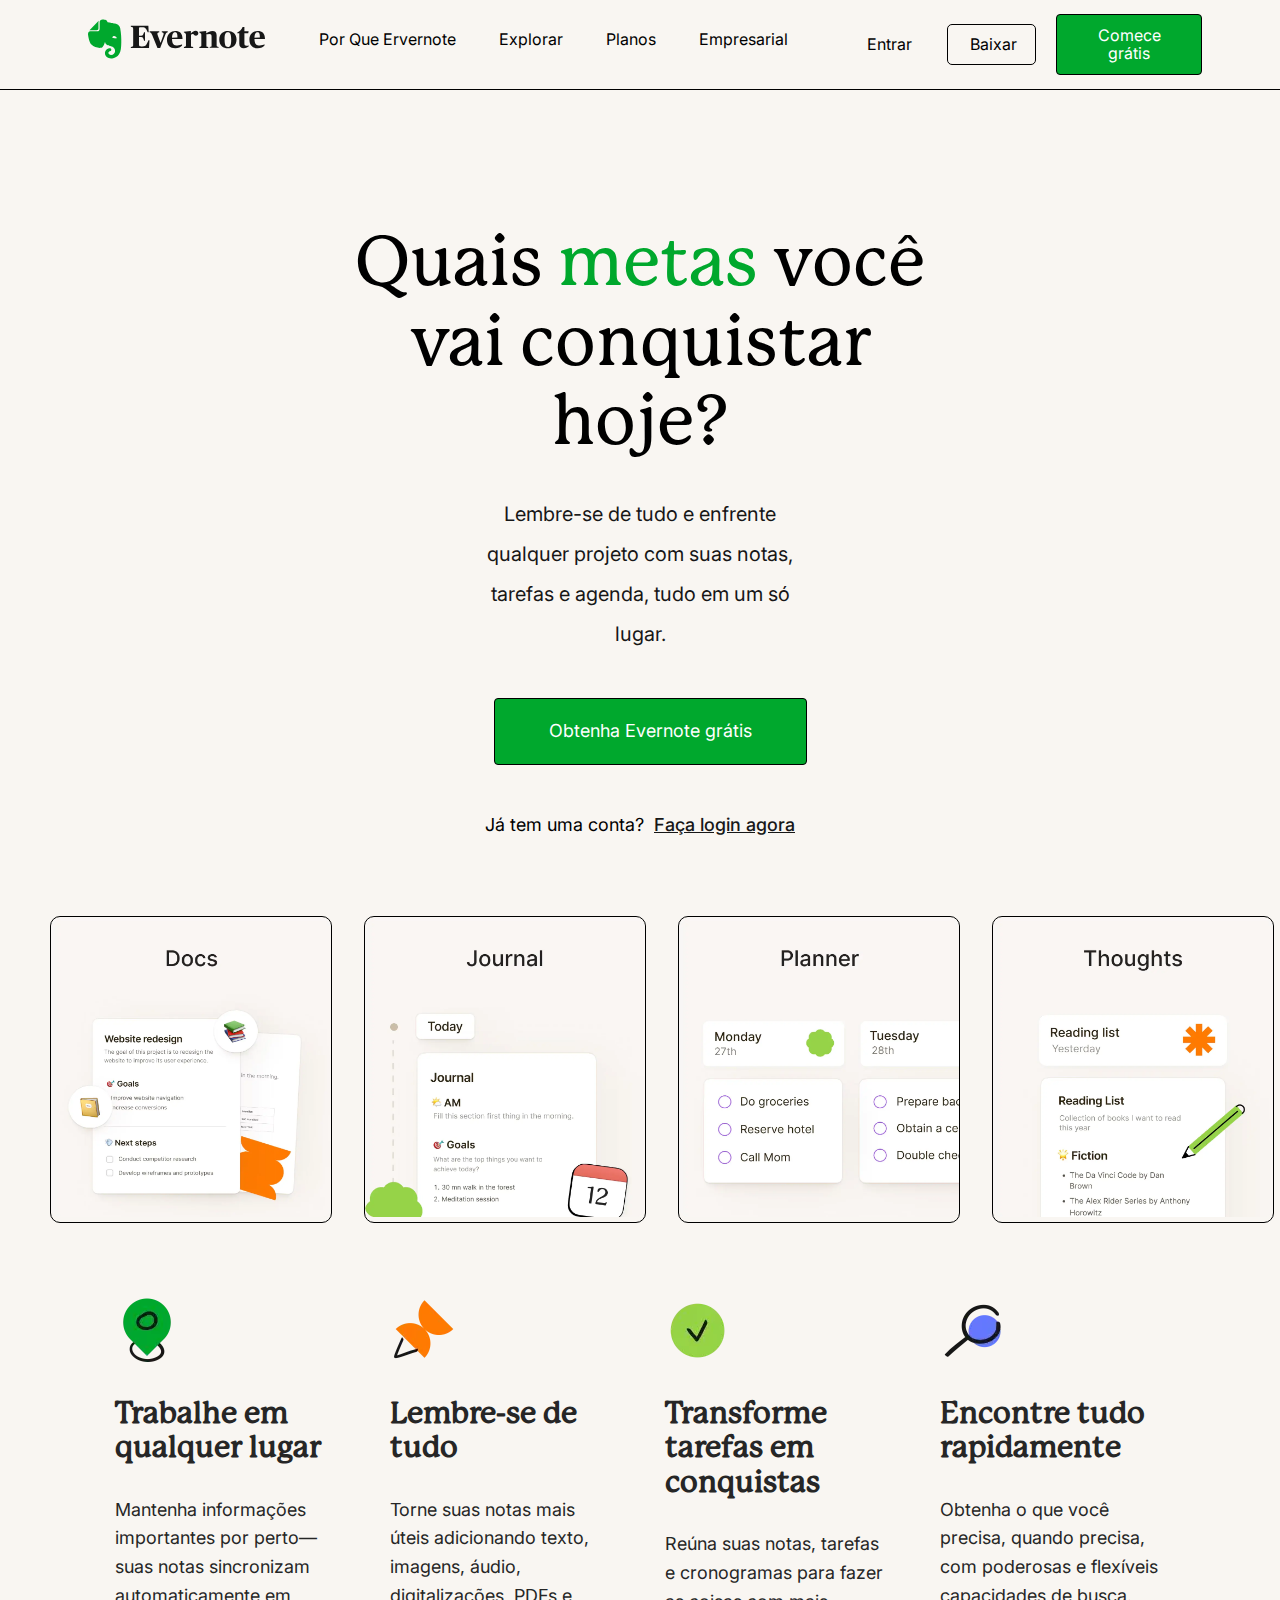
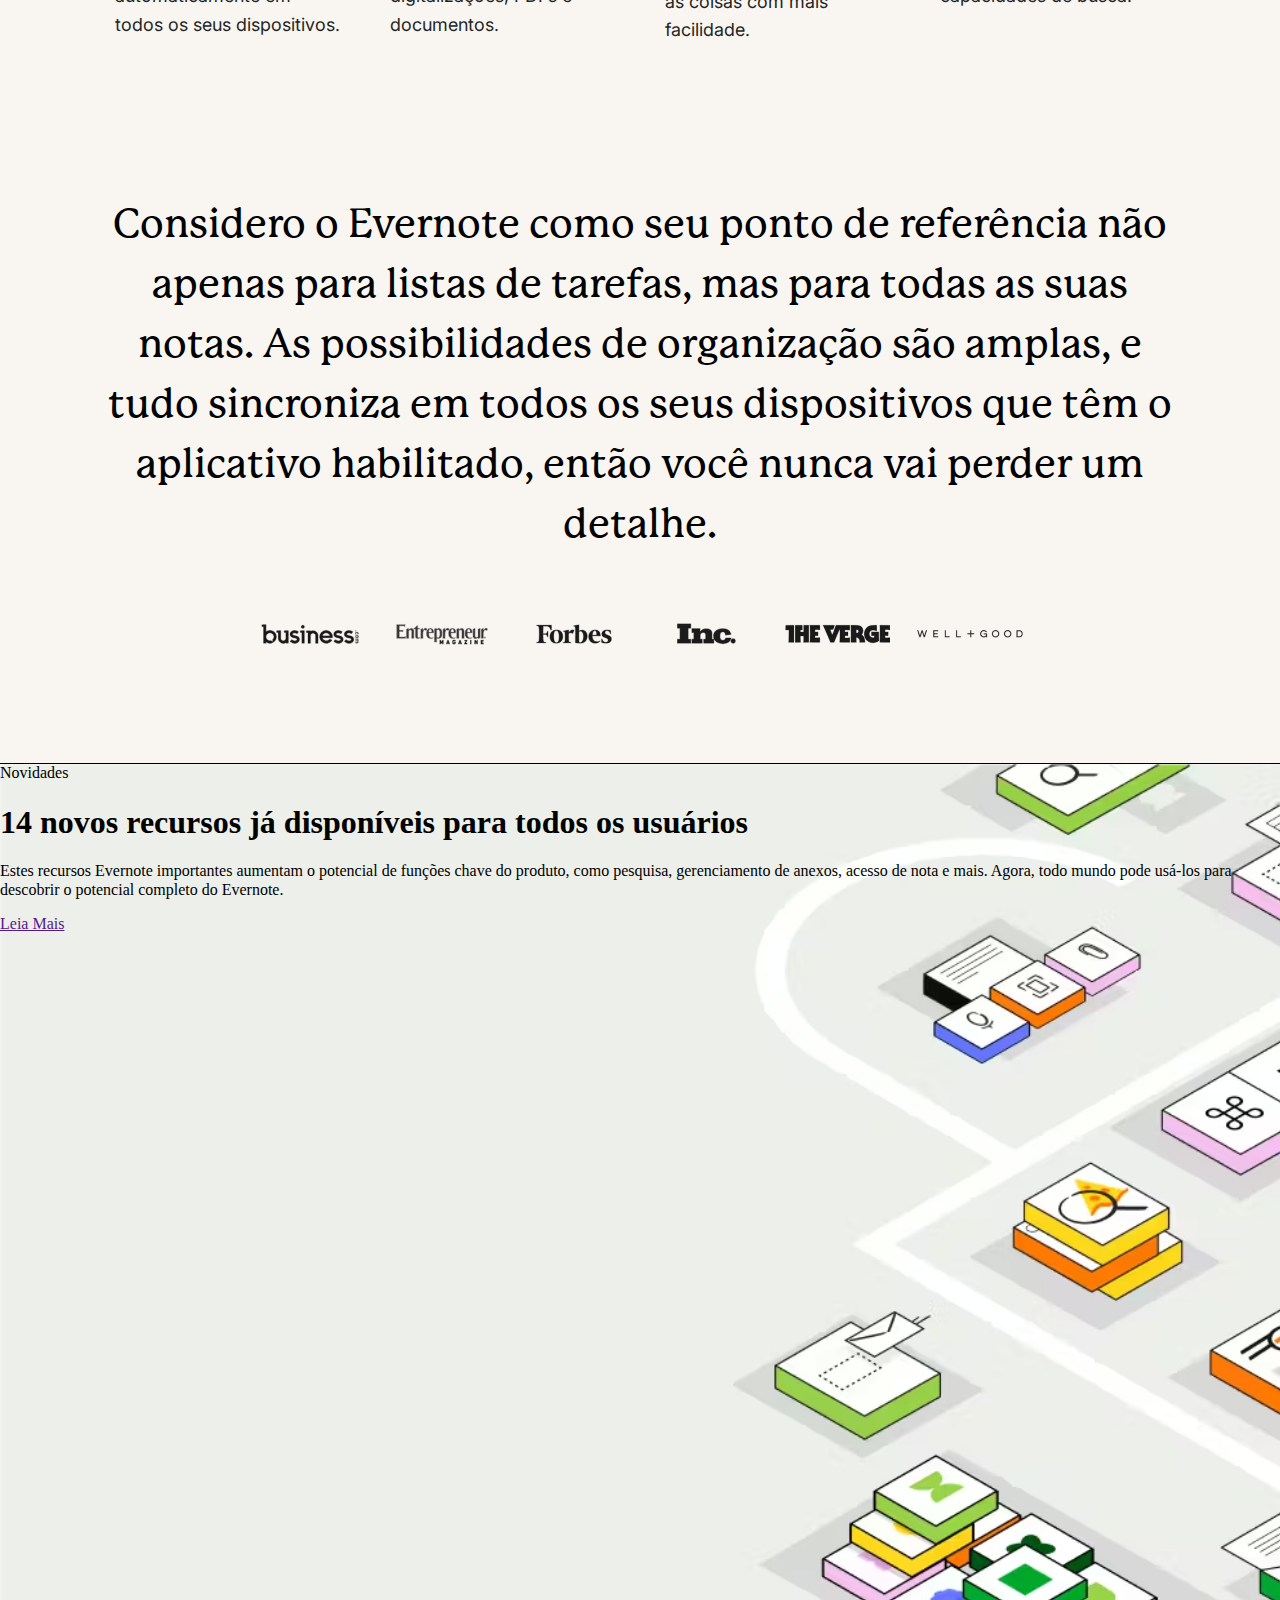
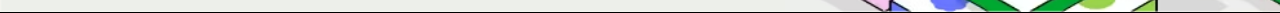
<file: index (Cópia em conflito de DESKTOP-IJSSR5B 2025-04-14).html>
<!DOCTYPE html>
<html lang="pt-br">

<head>
    <meta charset="UTF-8">
    <meta name="viewport" content="width=device-width, initial-scale=1.0">
    <title>Melhor Aplicativo de Anotações</title>
    <link rel="shortcut icon" href="/icons/evernote-icon.svg" type="image/x-icon">
    <link rel="stylesheet" href="/style/nomalize.css">
    <link rel="stylesheet" href="/style/style.css">
</head>

<body>
    <div class="all-content">
        <header class="content-size">
            <div class="all-top">
                <div class="top-nav">
                    <nav class="img-menu">
                        <img src="/icons/evernote-logo.c443c65f.svg" alt="">
                        <ul class="links">
                            <li><a href="">Por Que Ervernote</a></li>
                            <li><a href="">Explorar</a></li>
                            <li><a href="">Planos</a></li>
                            <li><a href="">Empresarial</a></li>
                        </ul>
                    </nav>
                </div>
                <div class="menu-lat">
                    <a href="" class="btne">Entrar</a>
                    <a href="" class="bxt">Baixar</a>
                    <a href="" class="btn">Comece grátis</a>
                </div>
            </div>
        </header>
    </div>
    <section>
        <article class="home_content content-size">
            <h1 class="home_text">Quais <span>metas</span> você vai conquistar hoje?</h1>
            <p class="msn">Lembre-se de tudo e enfrente qualquer projeto com suas notas,<br>
                tarefas e agenda, tudo em um só lugar.</p>

            <a href="" class="btn_home">Obtenha Evernote grátis</a>
            <div class="link_home">
                <p>Já tem uma conta?</p><a href="" class="link_home_end">Faça login agora</a>
            </div>
        </article>
    </section>
    <section class="cards_content ">
        <div class="card">
            <a href=""><img src="/cards/docs.webp" alt=""></a>
        </div>
        <div class="card">
            <a href=""><img src="/cards/journal.webp" alt=""></a>
        </div>
        <div class="card">
            <a href=""><img src="/cards/planner.webp" alt=""></a>
        </div>
        <div class="card">
            <a href=""><img src="/cards/thoughts.webp" alt=""></a>
        </div>
    </section>

    <section class="icons_info">
        <div class="icons_txt">
            <img src="/icons/location.webp" alt="">
            <h3>Trabalhe em qualquer lugar</h3>
            <p>Mantenha informações importantes por perto—suas notas sincronizam automaticamente em todos os seus
                dispositivos.</p>
        </div>
        <div class="icons_txt">
            <img src="/icons/pin.webp" alt="">
            <h3>Lembre-se de tudo</h3>
            <p>Torne suas notas mais úteis adicionando texto, imagens, áudio, digitalizações, PDFs e documentos.</p>
        </div>
        <div class="icons_txt">
            <img src="/icons/check.webp" alt="">
        <h3>Transforme tarefas em conquistas</h3>
        <p>Reúna suas notas, tarefas e cronogramas para fazer as coisas com mais facilidade.</p>
    </div>
    <div class=" icons_txt">
            <img src="/icons/search.webp" alt="">
            <h3>Encontre tudo rapidamente</h3>
            <p>Obtenha o que você precisa, quando precisa, com poderosas e flexíveis capacidades de busca.</p>
        </div>
    </section>

    <section class="depoiment_content">
        <div class="dep_txt">
            <p>Considero o Evernote como seu ponto de referência não apenas para listas de tarefas, mas para todas as suas notas. As possibilidades de organização são amplas, e tudo sincroniza em todos os seus dispositivos que têm o aplicativo habilitado, então você nunca vai perder um detalhe.</p>
        </div>
        <div class="dep_logo">
            <img src="/logos/business-com.webp" alt="">
            <img src="/logos/entrepreneur-magazine.webp" alt="">
            <img src="/logos/forbes.webp" alt="">
            <img src="/logos/inc.webp" alt="">
            <img src="/logos/the-verge.webp" alt="">
            <img src="/logos/well-good.webp" alt="">
        </div>
    </section>
   <section class="new_content">
        <div class="new_article">
            
            <span>Novidades</span>
                <h1>14 novos recursos já disponíveis para todos os usuários</h1>
                <p>Estes recursos Evernote importantes aumentam o potencial de funções chave do produto, como pesquisa, gerenciamento de anexos, acesso de nota e mais. Agora, todo mundo pode usá-los para descobrir o potencial completo do Evernote.</p>
                <a href="">Leia Mais</a>
        </div>

   </section>
</body>

</html>
</file>
<file: style/style.css>
@import url('https://fonts.googleapis.com/css2?family=IBM+Plex+Serif:ital,wght@0,100;0,200;0,300;0,400;0,500;0,600;0,700;1,100;1,200;1,300;1,400;1,500;1,600;1,700&display=swap');
@import url('https://fonts.googleapis.com/css2?family=Inter:ital,opsz,wght@0,14..32,100..900;1,14..32,100..900&display=swap');

/* font-family: "IBM Plex Serif", serif */
/* font-family: "Inter", sans-serif; */
@font-face {
    font-family: 'pmack';
    src: url(/Pmack/P22MackinacPro-Medium_26.otf) format("opentype");

}

* {
    list-style-type: none;
}

:root {
    --bg-color: #f9f6f2;
}

body {
    background-color: var(--bg-color);
}

.all-content {
    border-bottom: 1px solid black;
}

header {
    max-width: 1860px;
    margin: auto;
    padding: 7px 4px;
    /* position: fixed; */
    /* border: 1px solid black; */

}

.content-size {
    max-width: 1860px;
    margin: auto;
    /* border: 2px solid black; */

}

header .all-top {
    display: flex;
    justify-content: space-between;
    width: 90%;
    padding: 7px 10px;
    margin: auto;
    justify-content: space-between;
    box-sizing: border-box;
    font-family: "Inter", sans-serif;
}

header a {
    text-decoration: none;
    width: 100%;
}

header .img-menu {
    display: flex;
    font-family: "Inter", sans-serif;
    align-items: center;
    margin-left: 10px;
}

header .img-menu ul {
    display: flex;
    gap: 15px;
    font-size: 16px;

}

header .img-menu img {
    width: 177px;
    height: 5.4vh;
}

.links li a {
    color: black;
    transition: .3s all;
    padding: 10px 14px;
    box-sizing: border-box;
}

.links li a:hover {
    background-color: white;
    border-radius: 12px;
}

header .menu-lat {
    display: flex;
    justify-content: right;
    align-items: center;
    width: 33%;
    font-size: 16px;
    /* border: 2px solid black; */
}



header .menu-lat .bxt {
    padding: 10px 22px;
    border: 1px solid black;
    border-radius: 5px;
    color: black;
    box-sizing: border-box;
    text-align: center;
    width: 7vw;
    transition: .1s all;
}

header .menu-lat .bxt:hover {
    transform: scale(1.0) translateY(-2px);
    box-shadow: 6px 6px 1px black;
    display: inline-block;
}

.menu-lat .btn {
    width: 11.4vw;
    margin-left: 20px;
    padding: 11px 30px;
    background-color: #00a82d;
    border-radius: 4px;
    border: 1px solid black;
    color: white;
    display: block;
    transition: 0.1s all;
    box-sizing: border-box;
    text-align: center;
}

.menu-lat .btn:hover {
    transform: scale(1.0) translateY(-2px);
    box-shadow: 6px 6px 1px black;
}

.menu-lat .btne {
    /* border: 2px solid black; */
    width: 7vw;
    margin-right: 1vw;
    text-align: center;
    padding: 10px 14px;
    box-sizing: border-box;
    transition: .1s all;
    color: black;
}

.menu-lat .btne:hover {
    background-color: white;
    border-radius: 12px;
}

.home_content {
    display: flex;
    flex-direction: column;
    align-items: center;
    /* border: 2px solid black; */
    margin-top: 7vw;

}

.home_content .home_text {
    font-family: 'pmack';
    font-size: 4.3rem;
    max-width: 45vw;
    text-align: center;
    font-weight: 100;
    /* border: 2px solid black; */
    margin-bottom: 0.7rem;
}

.home_content .home_text span {
    color: #00a82d;
}

.home_content .msn {
    font-size: 20px;
    width: 25vw;
    font-family: "Inter", sans-serif;
    line-height: 2;
    text-align: center;
    color: #171717;
    /* border: 2px solid black; */

}

.btn_home {
    margin-left: 20px;
    padding: 22px 54px;
    background-color: #00a82d;
    border-radius: 4px;
    border: 1px solid black;
    color: white;
    display: block;
    transition: 0.1s all;
    box-sizing: border-box;
    text-align: center;
    font-size: 18px;
    text-decoration: none;
    font-family: "Inter", sans-serif;
    font-weight: 400;
    margin-top: 1.5rem;
}

.btn_home:hover {
    transform: scale(1.0) translateY(-2px);
    box-shadow: 6px 6px 1px black;
}

.link_home {
    display: flex;
    align-items: center;
    gap: 10px;
    font-family: "Inter", sans-serif;
    font-size: 18px;
    margin-top: 2rem;
}

.link_home_end {
    display: inline;
    color: #171717;
    font-weight: 500;

}

.link_home_end:hover {
    color: rgb(107, 107, 219);
    text-decoration: none;
}

.cards_content {
    display: flex;
    flex: 1;
    align-items: center;
    /* border: 2px solid black; */
    gap: 2rem;
    padding: 50px;
    box-sizing: border-box;
    margin: 1vw auto;
    max-width: 1300px;

}

.cards_content .card {
    margin: auto;

}

.cards_content .card img {
    width: 280px;
    height: 300px;

}

.cards_content .card a {
    display: inline-block;
    transition: .2s all;
    border-radius: 10px;
    border: 1px solid black;
}

.cards_content .card a:hover {
    transform: scale(1.0) translateY(-2px);
    box-shadow: 6px 6px 1px black;
    ;
}

.icons_info {
    display: flex;
    flex: 1;
    align-items: center;
    justify-content: space-around;
    max-width: 1100px;
    margin: 2vw auto;
}

.icons_info .icons_txt {
    width: 226px;
    height: 354px;
}

.icons_info .icons_txt h3 {
    font-family: 'pmack';
    font-size: 30px;
    color: #262626;
}

.icons_info .icons_txt p {
    font-family: "Inter", sans-serif;
    color: #262626;
    line-height: 1.6;
    font-size: 18px;
}

.depoiment_content {
    display: flex;
    max-width: 1100px;
    margin: 8vw auto;
    gap: 1rem;
    flex: 1;
    flex-direction: column;
    align-items: center;
}

.depoiment_content .dep_txt {
    font-family: 'pmack';
    font-size: 40px;
    text-align: center;
    line-height: 1.5;
}

.depoiment_content .dep_logo {
    color: rgb(133, 128, 128);
}

.new_content {
    width: 100%;
    align-items: center;
    background-image: url(/img/Featured.avif);
    background-size: cover;
    background-repeat: no-repeat;
    height: 53rem;
    border-top: 1px solid black;
    border-bottom: 1px solid black;

}

.new_content .new_section {
    margin: auto;
    max-width: 1630px;
    padding: 3rem;
    /* border: 2px solid black; */
    margin-top: 3rem;

}

.new_content .new_section .new_article {
    width: 25%;
    height: 700px;
    position: relative;
    /* top: 40px; */
    left: 100px;
    display: flex;
    flex-direction: column;
    box-sizing: border-box;
    /* border: 1px solid black; */
}

.new_content .new_section .new_article span {
    text-transform: uppercase;
    font-family: "Inter", sans-serif;
    font-size: 14px;
    font-weight: 600;
    margin-bottom: 50px;
}

.new_content .new_section .new_article a {
    font-size: 18px;
    color: black;
    font-family: "Inter", sans-serif;
    transition: .2s all;
    display: inline-block;
}

.new_content .new_section .new_article a:hover {
    color: blue;
    text-decoration: none;
}

.new_content .new_section .new_article h1 {
    font-size: 54px;
    font-family: 'pmack';
    line-height: 1.2;
    margin-bottom: 0;
}

.new_content .new_section .new_article p {
    font-family: "Inter", sans-serif;
    font-size: 16px;
    line-height: 1.5;
    margin-top: 20px;
    margin-bottom: 3rem;
}

/* .new_content .new_section .new_image img {
    width: 1500px;
} */

.config_content {
    margin-top: 13vh;
}

.config_content_all {
    max-width: 1050px;
    margin: auto;
    display: flex;
    flex-direction: column;
    gap: 10rem;
}

.config__txt {
    display: flex;
    align-items: right;
    gap: 4rem;
}

.config__txt .config_img img {
    width: 550px;
}

.txt_in {
    /* border: 2px solid black; */
    padding: 20px;
    height: 550px;
    display: flex;
    flex-direction: column;
    align-items: left;
    width: 350px;
    align-items: left;
}

.txt_in h2 {
    font-family: 'pmack';
    font-size: 54px;
    margin-bottom: 15px;
}

.txt_in p {
    font-family: "Inter", sans-serif;
    font-size: 18px;
    line-height: 1.7;
}

.txt_in .button {
    width: 12vw;
    border: 1px solid black;
    text-align: center;
    padding: 12px 45px;
    border-radius: 4px;
    text-decoration: none;
    background-color: #00a82d;
    color: white;
    font-family: "Inter", sans-serif;
    margin-top: 30px;
    transition: .1s all;
    font-size: 16px;
}

.txt_in .button:hover {
    transform: scale(1.0) translateY(-2px);
    box-shadow: 6px 6px 1px black;
}

.txt_in .button2 {
    font-size: 18px;
    font-family: "Inter", sans-serif;
    transition: .1s;
    color: black;

}

.txt_in .button2:hover {
    color: blue;
    text-decoration: none;
}

.ever_action {
    margin-top: 3rem;
    /* border: 2px solid black; */
    padding: 3rem;
    text-align: center;
}

.ever_action h1 {
    font-size: 72px;
    font-family: 'pmack';
}

.ever_action .ever_x {
    /* border: 1px solid black; */
    width: 38rem;
    margin: auto;
    line-height: 1.6;
    font-size: 18px;
    font-family: "Inter", sans-serif;
}

.action_screen {
    max-width: 95%;
    margin: auto;
}

.content_action {
    display: flex;
    align-items: center;
    max-width: 1320px;
    margin: auto;
    gap: 2rem;
    margin: auto;
    /* border: 1px solid black; */
}

.content_action .text__action {
    width: 300px;

}

.content_action .text__action h3 {
    /* text-transform: uppercase; */
    font-size: 16px;
    font-family: "Inter", sans-serif;
}

.content_action .text__action p {
    font-size: 14px;
    font-family: "Inter", sans-serif;
    line-height: 1.5;
    width: 240px;
}
.links_action {
    display: flex;
    flex-direction: column;
    /* border: 1px solid black; */
    /* padding: 10px; */
}
.content_action .link_action {
    /* display: block; */
    margin-top: 40px;
    text-decoration: none;
    font-size: 16px;
    color: black;
    font-family: "Inter", sans-serif;
    font-weight: 600;
    padding: 12px 30px;
    transition: .1s all;
    box-sizing: border-box;
}

.content_action .text__action .link_action:hover {
    background-color: white;
    border-radius: 12px;
}

.action_screen .action_img img {
    width: 850px;
    height: 550px;
}

.work_msn {
    background-image: url(/img/green-dark-one.webp);
    height: 40rem;
    margin-top: 5rem;
    background-size:cover;
    background-repeat: no-repeat;
    background-position: top right;
    position: relative;
}

.work_msn .content_work {
    width: 50%;
    margin:  auto;
    position: relative;
    top: 11rem;
    text-align: center;
}

.work_msn .content_work h1 {
    color: white;
    font-family: 'pmack';
    font-size: 70px;
    width: 50opx;
}

.work_msn .content_work p {
    font-size: 20px;
    color: white;
    font-family: "Inter", sans-serif;
    width: 50%;
    margin: auto;
    line-height: 1.5;
}

.content_work a{
    display: inline-block;
    margin-top:40px;
    text-decoration: none;
    padding: 25px 45px;
    background-color: #f9f2f6;
    font-size: 18px;
    border-radius: 5px;
    font-family: "Inter", sans-serif;
    color: #171717;
    display: inline-block;
    transition: .1s all;
}

.content_work a:hover {
    transform: scale(1.0) translateY(-2px);
    box-shadow: 6px 6px 1px black;
}

.content_footer .img_lang_footer {
    display: flex;
    align-items: center;
}
.content_footer .img_lang_footer img{
    width: 25px;

}
</file>
<file: style/nomalize.css>
/*! normalize.css v8.0.1 | MIT License | github.com/necolas/normalize.css */

/* Document
   ========================================================================== */

/**
 * 1. Correct the line height in all browsers.
 * 2. Prevent adjustments of font size after orientation changes in iOS.
 */

 html {
    line-height: 1.15; /* 1 */
    -webkit-text-size-adjust: 100%; /* 2 */
  }
  
  /* Sections
     ========================================================================== */
  
  /**
   * Remove the margin in all browsers.
   */
  
  body {
    margin: 0;
  }
  
  /**
   * Render the `main` element consistently in IE.
   */
  
  main {
    display: block;
  }
  
  /**
   * Correct the font size and margin on `h1` elements within `section` and
   * `article` contexts in Chrome, Firefox, and Safari.
   */
  
  h1 {
    font-size: 2em;
    margin: 0.67em 0;
  }
  
  /* Grouping content
     ========================================================================== */
  
  /**
   * 1. Add the correct box sizing in Firefox.
   * 2. Show the overflow in Edge and IE.
   */
  
  hr {
    box-sizing: content-box; /* 1 */
    height: 0; /* 1 */
    overflow: visible; /* 2 */
  }
  
  /**
   * 1. Correct the inheritance and scaling of font size in all browsers.
   * 2. Correct the odd `em` font sizing in all browsers.
   */
  
  pre {
    font-family: monospace, monospace; /* 1 */
    font-size: 1em; /* 2 */
  }
  
  /* Text-level semantics
     ========================================================================== */
  
  /**
   * Remove the gray background on active links in IE 10.
   */
  
  a {
    background-color: transparent;
  }
  
  /**
   * 1. Remove the bottom border in Chrome 57-
   * 2. Add the correct text decoration in Chrome, Edge, IE, Opera, and Safari.
   */
  
  abbr[title] {
    border-bottom: none; /* 1 */
    text-decoration: underline; /* 2 */
    text-decoration: underline dotted; /* 2 */
  }
  
  /**
   * Add the correct font weight in Chrome, Edge, and Safari.
   */
  
  b,
  strong {
    font-weight: bolder;
  }
  
  /**
   * 1. Correct the inheritance and scaling of font size in all browsers.
   * 2. Correct the odd `em` font sizing in all browsers.
   */
  
  code,
  kbd,
  samp {
    font-family: monospace, monospace; /* 1 */
    font-size: 1em; /* 2 */
  }
  
  /**
   * Add the correct font size in all browsers.
   */
  
  small {
    font-size: 80%;
  }
  
  /**
   * Prevent `sub` and `sup` elements from affecting the line height in
   * all browsers.
   */
  
  sub,
  sup {
    font-size: 75%;
    line-height: 0;
    position: relative;
    vertical-align: baseline;
  }
  
  sub {
    bottom: -0.25em;
  }
  
  sup {
    top: -0.5em;
  }
  
  /* Embedded content
     ========================================================================== */
  
  /**
   * Remove the border on images inside links in IE 10.
   */
  
  img {
    border-style: none;
  }
  
  /* Forms
     ========================================================================== */
  
  /**
   * 1. Change the font styles in all browsers.
   * 2. Remove the margin in Firefox and Safari.
   */
  
  button,
  input,
  optgroup,
  select,
  textarea {
    font-family: inherit; /* 1 */
    font-size: 100%; /* 1 */
    line-height: 1.15; /* 1 */
    margin: 0; /* 2 */
  }
  
  /**
   * Show the overflow in IE.
   * 1. Show the overflow in Edge.
   */
  
  button,
  input { /* 1 */
    overflow: visible;
  }
  
  /**
   * Remove the inheritance of text transform in Edge, Firefox, and IE.
   * 1. Remove the inheritance of text transform in Firefox.
   */
  
  button,
  select { /* 1 */
    text-transform: none;
  }
  
  /**
   * Correct the inability to style clickable types in iOS and Safari.
   */
  
  button,
  [type="button"],
  [type="reset"],
  [type="submit"] {
    -webkit-appearance: button;
  }
  
  /**
   * Remove the inner border and padding in Firefox.
   */
  
  button::-moz-focus-inner,
  [type="button"]::-moz-focus-inner,
  [type="reset"]::-moz-focus-inner,
  [type="submit"]::-moz-focus-inner {
    border-style: none;
    padding: 0;
  }
  
  /**
   * Restore the focus styles unset by the previous rule.
   */
  
  button:-moz-focusring,
  [type="button"]:-moz-focusring,
  [type="reset"]:-moz-focusring,
  [type="submit"]:-moz-focusring {
    outline: 1px dotted ButtonText;
  }
  
  /**
   * Correct the padding in Firefox.
   */
  
  fieldset {
    padding: 0.35em 0.75em 0.625em;
  }
  
  /**
   * 1. Correct the text wrapping in Edge and IE.
   * 2. Correct the color inheritance from `fieldset` elements in IE.
   * 3. Remove the padding so developers are not caught out when they zero out
   *    `fieldset` elements in all browsers.
   */
  
  legend {
    box-sizing: border-box; /* 1 */
    color: inherit; /* 2 */
    display: table; /* 1 */
    max-width: 100%; /* 1 */
    padding: 0; /* 3 */
    white-space: normal; /* 1 */
  }
  
  /**
   * Add the correct vertical alignment in Chrome, Firefox, and Opera.
   */
  
  progress {
    vertical-align: baseline;
  }
  
  /**
   * Remove the default vertical scrollbar in IE 10+.
   */
  
  textarea {
    overflow: auto;
  }
  
  /**
   * 1. Add the correct box sizing in IE 10.
   * 2. Remove the padding in IE 10.
   */
  
  [type="checkbox"],
  [type="radio"] {
    box-sizing: border-box; /* 1 */
    padding: 0; /* 2 */
  }
  
  /**
   * Correct the cursor style of increment and decrement buttons in Chrome.
   */
  
  [type="number"]::-webkit-inner-spin-button,
  [type="number"]::-webkit-outer-spin-button {
    height: auto;
  }
  
  /**
   * 1. Correct the odd appearance in Chrome and Safari.
   * 2. Correct the outline style in Safari.
   */
  
  [type="search"] {
    -webkit-appearance: textfield; /* 1 */
    outline-offset: -2px; /* 2 */
  }
  
  /**
   * Remove the inner padding in Chrome and Safari on macOS.
   */
  
  [type="search"]::-webkit-search-decoration {
    -webkit-appearance: none;
  }
  
  /**
   * 1. Correct the inability to style clickable types in iOS and Safari.
   * 2. Change font properties to `inherit` in Safari.
   */
  
  ::-webkit-file-upload-button {
    -webkit-appearance: button; /* 1 */
    font: inherit; /* 2 */
  }
  
  /* Interactive
     ========================================================================== */
  
  /*
   * Add the correct display in Edge, IE 10+, and Firefox.
   */
  
  details {
    display: block;
  }
  
  /*
   * Add the correct display in all browsers.
   */
  
  summary {
    display: list-item;
  }
  
  /* Misc
     ========================================================================== */
  
  /**
   * Add the correct display in IE 10+.
   */
  
  template {
    display: none;
  }
  
  /**
   * Add the correct display in IE 10.
   */
  
  [hidden] {
    display: none;
  }
</file>
